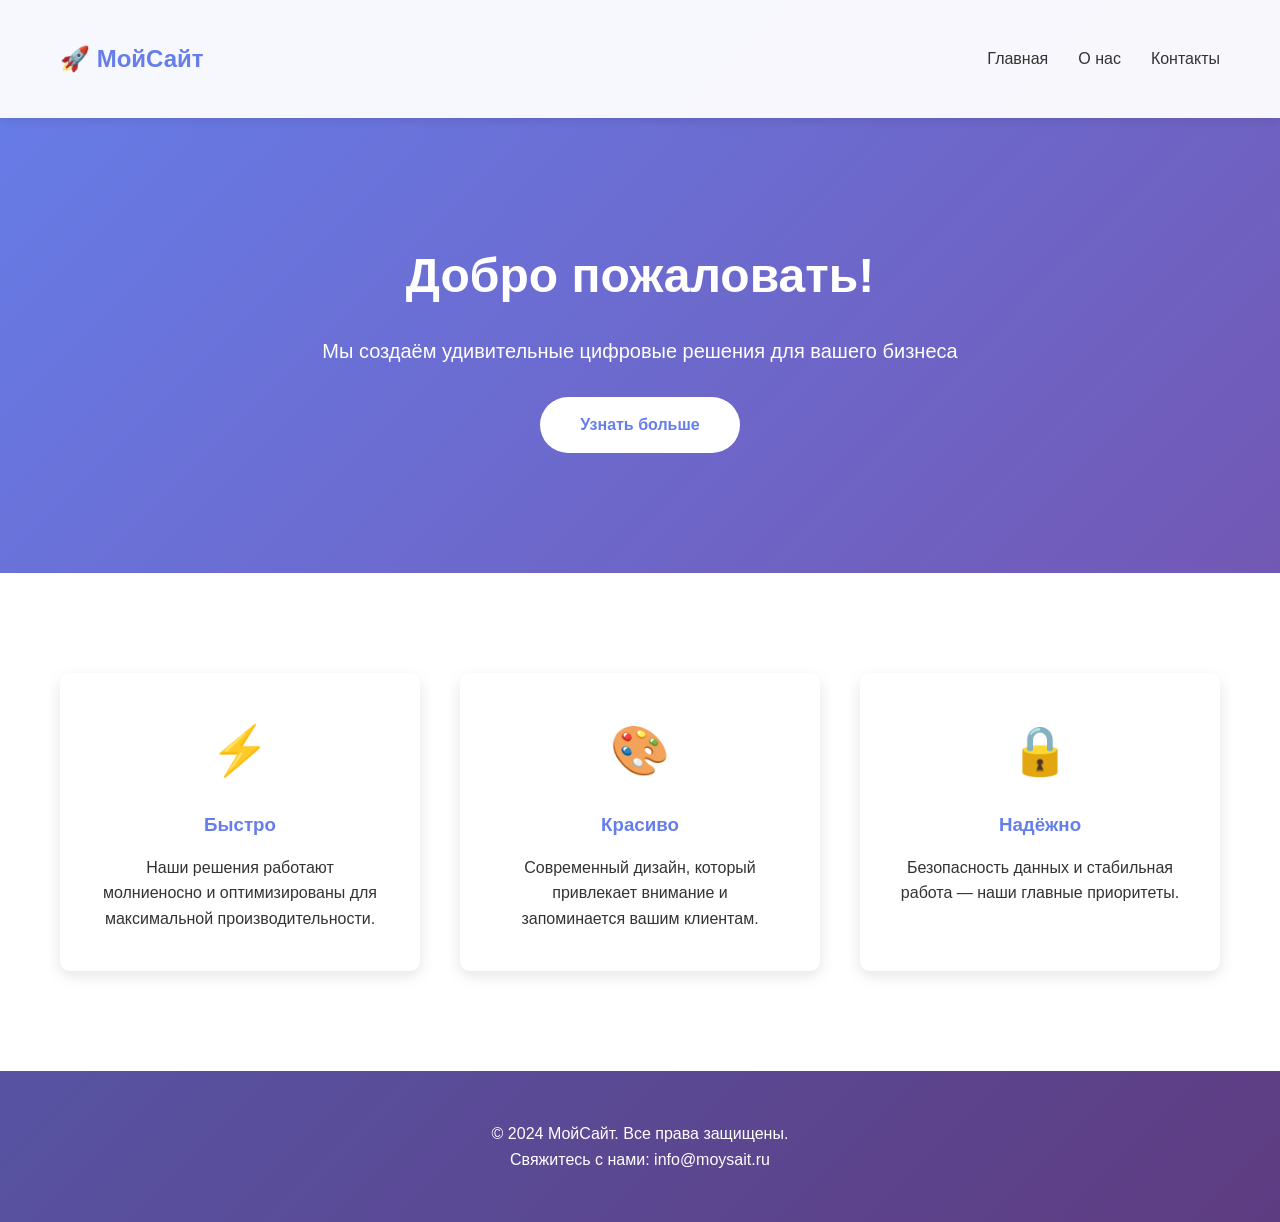
<file: index.html>
<!DOCTYPE html>
<html lang="ru">
<head>
    <meta charset="UTF-8">
    <meta name="viewport" content="width=device-width, initial-scale=1.0">
    <title>Мой Сайт</title>
    <style>
        * {
            margin: 0;
            padding: 0;
            box-sizing: border-box;
        }

        body {
            font-family: 'Segoe UI', Tahoma, Geneva, Verdana, sans-serif;
            line-height: 1.6;
            color: #333;
            background: linear-gradient(135deg, #667eea 0%, #764ba2 100%);
            min-height: 100vh;
        }

        .container {
            max-width: 1200px;
            margin: 0 auto;
            padding: 20px;
        }

        header {
            background: rgba(255, 255, 255, 0.95);
            padding: 20px 0;
            box-shadow: 0 2px 10px rgba(0, 0, 0, 0.1);
            position: sticky;
            top: 0;
            z-index: 100;
        }

        nav {
            display: flex;
            justify-content: space-between;
            align-items: center;
        }

        .logo {
            font-size: 24px;
            font-weight: bold;
            color: #667eea;
        }

        .nav-links {
            list-style: none;
            display: flex;
            gap: 30px;
        }

        .nav-links a {
            text-decoration: none;
            color: #333;
            transition: color 0.3s;
        }

        .nav-links a:hover {
            color: #667eea;
        }

        .hero {
            text-align: center;
            padding: 100px 20px;
            color: white;
        }

        .hero h1 {
            font-size: 48px;
            margin-bottom: 20px;
            animation: fadeInUp 1s ease;
        }

        .hero p {
            font-size: 20px;
            margin-bottom: 30px;
            animation: fadeInUp 1s ease 0.2s both;
        }

        .btn {
            display: inline-block;
            padding: 15px 40px;
            background: white;
            color: #667eea;
            text-decoration: none;
            border-radius: 50px;
            font-weight: bold;
            transition: transform 0.3s, box-shadow 0.3s;
            animation: fadeInUp 1s ease 0.4s both;
        }

        .btn:hover {
            transform: translateY(-3px);
            box-shadow: 0 10px 20px rgba(0, 0, 0, 0.2);
        }

        .features {
            background: white;
            padding: 80px 20px;
        }

        .features-grid {
            display: grid;
            grid-template-columns: repeat(auto-fit, minmax(300px, 1fr));
            gap: 40px;
            max-width: 1200px;
            margin: 0 auto;
        }

        .feature-card {
            text-align: center;
            padding: 40px;
            border-radius: 10px;
            box-shadow: 0 5px 15px rgba(0, 0, 0, 0.1);
            transition: transform 0.3s;
        }

        .feature-card:hover {
            transform: translateY(-10px);
        }

        .feature-icon {
            font-size: 48px;
            margin-bottom: 20px;
        }

        .feature-card h3 {
            margin-bottom: 15px;
            color: #667eea;
        }

        footer {
            background: rgba(0, 0, 0, 0.2);
            color: white;
            text-align: center;
            padding: 30px;
        }

        @keyframes fadeInUp {
            from {
                opacity: 0;
                transform: translateY(30px);
            }
            to {
                opacity: 1;
                transform: translateY(0);
            }
        }

        @media (max-width: 768px) {
            .hero h1 {
                font-size: 32px;
            }

            .nav-links {
                gap: 15px;
            }
        }
    </style>
</head>
<body>
    <header>
        <div class="container">
            <nav>
                <div class="logo">🚀 МойСайт</div>
                <ul class="nav-links">
                    <li><a href="#home">Главная</a></li>
                    <li><a href="#features">О нас</a></li>
                    <li><a href="#contact">Контакты</a></li>
                </ul>
            </nav>
        </div>
    </header>

    <section class="hero" id="home">
        <div class="container">
            <h1>Добро пожаловать!</h1>
            <p>Мы создаём удивительные цифровые решения для вашего бизнеса</p>
            <a href="#features" class="btn">Узнать больше</a>
        </div>
    </section>

    <section class="features" id="features">
        <div class="container">
            <div class="features-grid">
                <div class="feature-card">
                    <div class="feature-icon">⚡</div>
                    <h3>Быстро</h3>
                    <p>Наши решения работают молниеносно и оптимизированы для максимальной производительности.</p>
                </div>
                <div class="feature-card">
                    <div class="feature-icon">🎨</div>
                    <h3>Красиво</h3>
                    <p>Современный дизайн, который привлекает внимание и запоминается вашим клиентам.</p>
                </div>
                <div class="feature-card">
                    <div class="feature-icon">🔒</div>
                    <h3>Надёжно</h3>
                    <p>Безопасность данных и стабильная работа — наши главные приоритеты.</p>
                </div>
            </div>
        </div>
    </section>

    <footer id="contact">
        <div class="container">
            <p>&copy; 2024 МойСайт. Все права защищены.</p>
            <p>Свяжитесь с нами: info@moysait.ru</p>
        </div>
    </footer>

    <script>
        // Плавная прокрутка к якорям
        document.querySelectorAll('a[href^="#"]').forEach(anchor => {
            anchor.addEventListener('click', function (e) {
                e.preventDefault();
                const target = document.querySelector(this.getAttribute('href'));
                if (target) {
                    target.scrollIntoView({
                        behavior: 'smooth'
                    });
                }
            });
        });

        // Анимация при скролле
        const observer = new IntersectionObserver((entries) => {
            entries.forEach(entry => {
                if (entry.isIntersecting) {
                    entry.target.style.opacity = '1';
                    entry.target.style.transform = 'translateY(0)';
                }
            });
        }, { threshold: 0.1 });

        document.querySelectorAll('.feature-card').forEach(card => {
            card.style.opacity = '0';
            card.style.transform = 'translateY(30px)';
            card.style.transition = 'opacity 0.6s ease, transform 0.6s ease';
            observer.observe(card);
        });
    </script>
</body>
</html>
</file>
